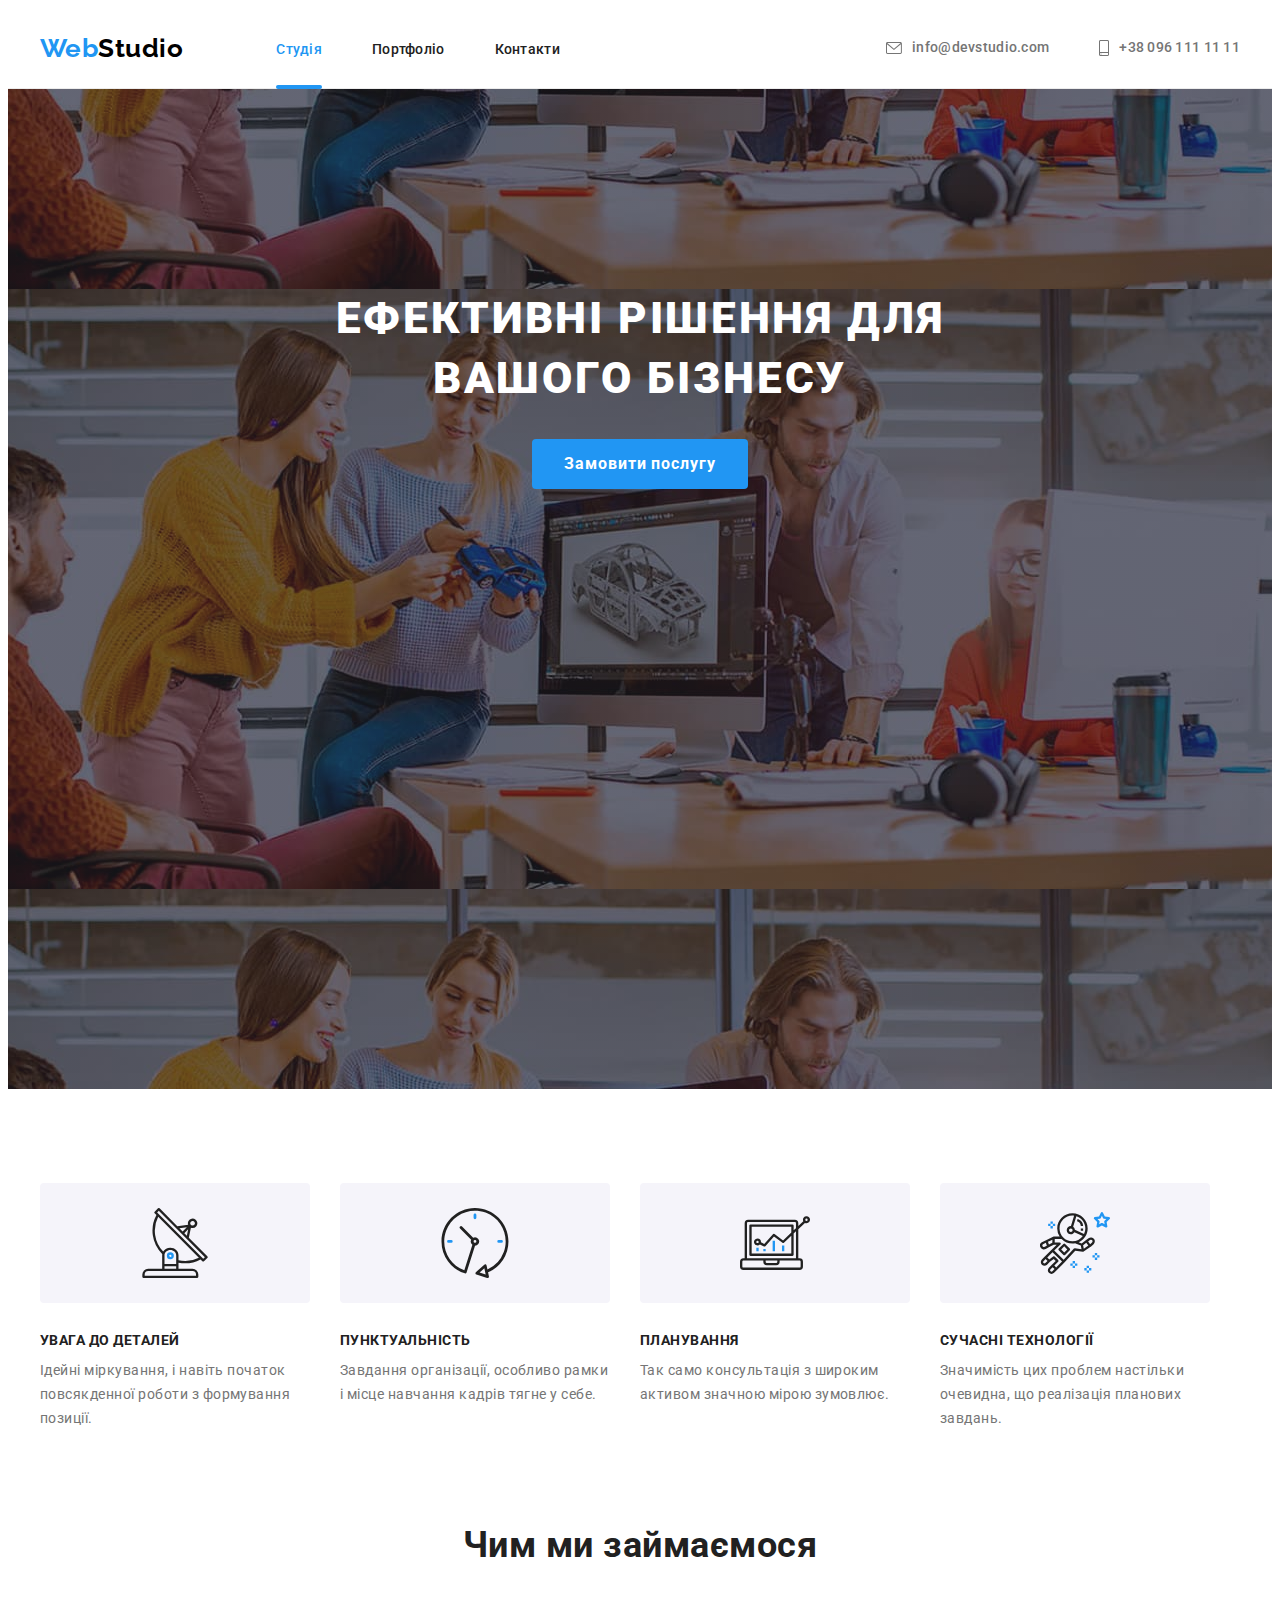
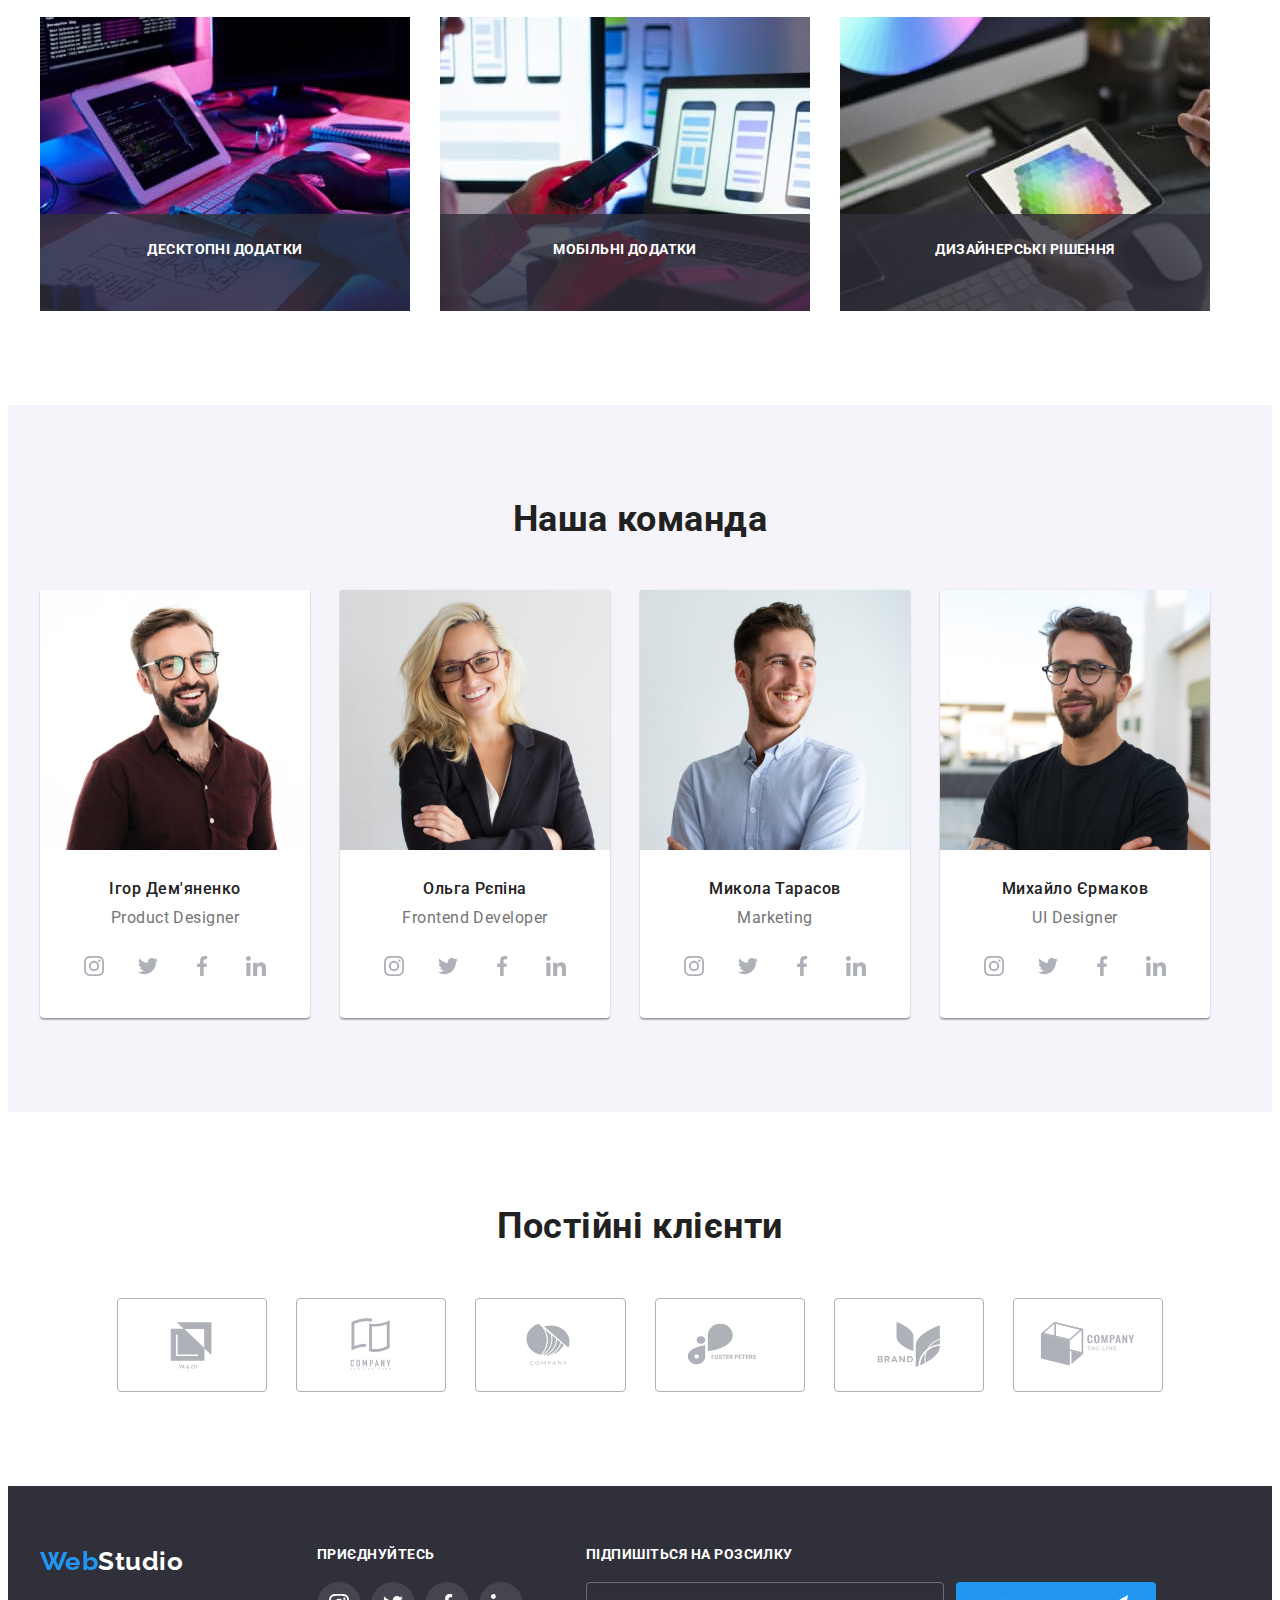
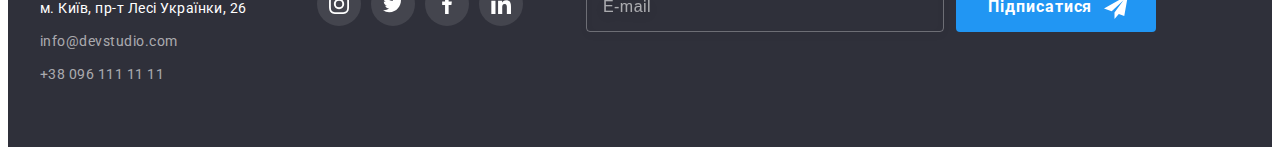
<file: index.html>
<!DOCTYPE html>
<html lang="uk">
<head>
    <meta charset="UTF-8">
    <meta http-equiv="X-UA-Compatible" content="IE=edge">
    <meta name="viewport" content="width=device-width, initial-scale=1.0">
    <link rel="preconnect" href="https://fonts.googleapis.com">
    <link rel="preconnect" href="https://fonts.gstatic.com" crossorigin>
    <link href="https://fonts.googleapis.com/css2?family=Raleway:wght@700&family=Roboto:wght@400;500;700;900&display=swap"
    rel="stylesheet">
    <link rel="stylesheet" href="https://cdnjs.cloudflare.com/ajax/libs/modern-normalize/1.1.0/modern-normalize.min.css"
        integrity="sha512-wpPYUAdjBVSE4KJnH1VR1HeZfpl1ub8YT/NKx4PuQ5NmX2tKuGu6U/JRp5y+Y8XG2tV+wKQpNHVUX03MfMFn9Q=="
        crossorigin="anonymous" referrerpolicy="no-referrer" />
    <link rel="stylesheet" href="./css/styles.css">
    <title>Document</title>
</head>
<body>
    <header>
        <div class="container main-nav">
            <a href="./" class="logo">Web<span class="logo-studio">Studio</span></a>
            <nav>
                <ul class="site-nav">
                    <li class="item"><a href="./index.html" class="link current">Студія</a>
                    </li>
                    <li class="item"><a href="./portfolio.html" class="link">Портфоліо</a></li>
                    <li class="item"><a href="#" class="link">Контакти</a></li>
                </ul>
            </nav>
            <ul class="header-address">
                <li class="item">
                    <a href="mailto:info@devstudio.com">
                        <svg class="icon-address" width="16px" height="12px">
                            <use href="./images/icon.svg#mail"></use>
                        </svg>info@devstudio.com</a>
                </li>
                <li class="item">
                    <a href="tel:+380961111111">
                        <svg class="icon-address" width="10px" height="16px">
                            <use href="./images/icon.svg#tel"></use>
                        </svg>+38 096 111 11 11</a>
                </li>
            </ul>
        </div>
    </header>
    <main>
        <section class="hero">
            <div class="container">
                <h1 class="hero-title">ЕФЕКТИВНІ РІШЕННЯ ДЛЯ ВАШОГО БІЗНЕСУ</h1>
                <div class="button-hero">
                    <button data-modal-open type="button" class="button">Замовити послугу</button>
                </div>
            </div>
        </section>
         <section class="section advantage">
            <div class="container advantage">
                <h2 class="visually-hidden">НАШІ ПЕРЕВАГИ</h2>
                <ul class="section-benefits">
                    <li class="item">
                        <div class="icon-benefits">
                            <svg class="icon" width="70" height="70">
                                <use href="./images/icon.svg#antenna"></use>
                            </svg>
                        </div>
                        <h3 class="section-caption">УВАГА ДО ДЕТАЛЕЙ</h3>
                        <p class="section-text">Ідейні міркування, і навіть початок повсякденної роботи з формування позиції.</p>
                    </li>
                    <li class="item">
                        <div class="icon-benefits">
                            <svg class="icon" width="70" height="70">
                                <use href="./images/icon.svg#clock"></use>
                            </svg>
                        </div>
                        <h3 class="section-caption">ПУНКТУАЛЬНІСТЬ</h3>
                        <p class="section-text">Завдання організації, особливо рамки і місце навчання кадрів тягне у себе.</p>
                    </li>
                    <li class="item">
                        <div class="icon-benefits">
                            <svg class="icon" width="70" height="70">
                                <use href="./images/icon.svg#diagram"></use>
                            </svg>
                        </div>
                        <h3 class="section-caption">ПЛАНУВАННЯ</h3>
                        <p class="section-text">Так само консультація з широким активом значною мірою зумовлює.</p>
                    </li>
                    <li class="item">
                        <div class="icon-benefits">
                            <svg class="icon" width="70" height="70">
                                <use href="./images/icon.svg#astronaut"></use>
                            </svg>
                        </div>
                        <h3 class="section-caption">СУЧАСНІ ТЕХНОЛОГІЇ</h3>
                        <p class="section-text">Значимість цих проблем настільки очевидна, що реалізація планових завдань.</p>
                    </li>
                </ul>
            </div>
         </section>
        <section class="section work">
            <div class="container">
                 <h2 class="section-title">Чим ми займаємося</h2>
                <ul class="section-work">
                    <li class="item">
                         <img src="./images/work1.jpg" alt="робота1" width="370" height="294">
                         <div class="work-text">
                            <p>Десктопні додатки</p>
                         </div>
                    </li>

                    <li class="item">
                        <img src="./images/work2.jpg" alt="робота2" width="370" height="294">
                        <div class="work-text">
                            <p>Мобільні додатки</p>
                        </div>
                    </li>

                    <li class="item">
                        <img src="./images/work3.jpg" alt="робота3" width="370" height="294">
                        <div class="work-text">
                            <p>Дизайнерські рішення</p>
                        </div>
                    </li>
                </ul>
            </div>
        </section>
        <section class="section team">
            <div class="container">
                <h2 class="section-title">Наша команда</h2>
                <ul class="list-team">
                    <li class="item">
                        <img src="./images/team1.jpg" alt="Ігор Дем'яненко" width="270" height="260">
                        <h3 class="section-subject">Ігор Дем'яненко</h3>
                        <p class="section-subtitle">Product Designer</p>
                        <ul class="team-icon">
                            <li class="icon-list">
                                <a href="https://www.instagram.com/">
                                    <svg class="icon-social" width="20" height="20">
                                        <use href="./images/icon.svg#instagram"></use>
                                    </svg>
                                </a>
                            </li>
                            <li class="icon-list">
                                <a href="https://twitter.com/">
                                    <svg class="icon-social" width="20" height="20">
                                        <use href="./images/icon.svg#twitter"></use>
                                    </svg>
                                </a>
                            </li>
                            <li class="icon-list">
                                <a href="https://www.facebook.com/">
                                    <svg class="icon-social" width="20" height="20">
                                        <use href="./images/icon.svg#facebook"></use>
                                    </svg>
                                </a>
                            </li>
                            <li class="icon-list">
                                <a href="https://www.linkedin.com/">
                                    <svg class="icon-social" width="20" height="20">
                                        <use href="./images/icon.svg#linkedin"></use>
                                    </svg>
                                </a>
                            </li>
                        </ul>
                    </li>
                    <li class="item">
                        <img src="./images/team2.jpg" alt="Ольга Рєпіна" width="270" height="260">
                        <h3 class="section-subject">Ольга Рєпіна</h3>
                        <p class="section-subtitle">Frontend Developer</p>
                        <ul class="team-icon">
                            <li class="icon-list">
                                <a href="https://www.instagram.com/">
                                    <svg class="icon-social" width="20" height="20">
                                        <use href="./images/icon.svg#instagram"></use>
                                    </svg>
                                </a>
                            </li>
                            <li class="icon-list">
                                <a href="https://twitter.com/">
                                    <svg class="icon-social" width="20" height="20">
                                        <use href="./images/icon.svg#twitter"></use>
                                    </svg>
                                </a>
                            </li>
                            <li class="icon-list">
                                <a href="https://www.facebook.com/">
                                    <svg class="icon-social" width="20" height="20">
                                        <use href="./images/icon.svg#facebook"></use>
                                    </svg>
                                </a>
                            </li>
                            <li class="icon-list">
                                <a href="https://www.linkedin.com/">
                                    <svg class="icon-social" width="20" height="20">
                                        <use href="./images/icon.svg#linkedin"></use>
                                    </svg>
                                </a>
                            </li>
                        </ul>
                    </li>
                    <li class="item">
                        <img src="./images/team3.jpg" alt="Микола Тарасов" width="270" height="260">
                        <h3 class="section-subject">Микола Тарасов</h3>
                        <p class="section-subtitle">Marketing</p>
                        <ul class="team-icon">
                            <li class="icon-list">
                                <a href="https://www.instagram.com/">
                                    <svg class="icon-social" width="20" height="20">
                                        <use href="./images/icon.svg#instagram"></use>
                                    </svg>
                                </a>
                            </li>
                            <li class="icon-list">
                                <a href="https://twitter.com/">
                                    <svg class="icon-social" width="20" height="20">
                                        <use href="./images/icon.svg#twitter"></use>
                                    </svg>
                                </a>
                            </li>
                            <li class="icon-list">
                                <a href="https://www.facebook.com/">
                                    <svg class="icon-social" width="20" height="20">
                                        <use href="./images/icon.svg#facebook"></use>
                                    </svg>
                                </a>
                            </li>
                            <li class="icon-list">
                                <a href="https://www.linkedin.com/">
                                    <svg class="icon-social" width="20" height="20">
                                        <use href="./images/icon.svg#linkedin"></use>
                                    </svg>
                                </a>
                            </li>
                        </ul>
                    </li>
                    <li class="item">
                        <img src="./images/team4.jpg" alt="Михайло Єрмаков" width="270" height="260">
                        <h3 class="section-subject">Михайло Єрмаков</h3>
                        <p class="section-subtitle">UI Designer</p>
                        <ul class="team-icon">
                            <li class="icon-list">
                                <a href="https://www.instagram.com/">
                                    <svg class="icon-social" width="20" height="20">
                                        <use href="./images/icon.svg#instagram"></use>
                                    </svg>
                                </a>
                            </li>
                            <li class="icon-list">
                                <a href="https://twitter.com/">
                                    <svg class="icon-social" width="20" height="20">
                                        <use href="./images/icon.svg#twitter"></use>
                                    </svg>
                                </a>
                            </li>
                            <li class="icon-list">
                                <a href="https://www.facebook.com/">
                                    <svg class="icon-social" width="20" height="20">
                                        <use href="./images/icon.svg#facebook"></use>
                                    </svg>
                                </a>
                            </li>
                            <li class="icon-list">
                                <a href="https://www.linkedin.com/">
                                    <svg class="icon-social" width="20" height="20">
                                        <use href="./images/icon.svg#linkedin"></use>
                                    </svg>
                                </a>
                            </li>
                        </ul>
                    </li>
                </ul>
            </div>
        </section>
        <section class="clients">
            <div class="container">
                <h2 class="section-title">Постійні клієнти</h2>
                <ul class="clients-list">
                    <li class="clients-list-icon">
                        <a href="#">
                        <svg class="client-icon" width="106" height="60">
                            <use href="./images/icon.svg#company1"></use>
                        </svg></a>
                    </li>

                    <li class="clients-list-icon">
                        <a href="#">
                            <svg class="client-icon" width="106" height="60">
                                <use href="./images/icon.svg#company2"></use>
                            </svg>
                        </a>
                    </li>

                    <li class="clients-list-icon">
                        <a href="#">
                        <svg class="client-icon" width="106" height="60">
                            <use href="./images/icon.svg#company3"></use>
                        </svg></a>
                    </li>

                    <li class="clients-list-icon">
                        <a href="#">
                            <svg class="client-icon" width="106" height="60">
                                <use href="./images/icon.svg#company4"></use>
                            </svg>
                        </a> 
                    </li>

                    <li class="clients-list-icon">
                        <a href="#">
                            <svg class="client-icon" width="106" height="60">
                                <use href="./images/icon.svg#company5"></use>
                            </svg>
                        </a>
                    </li>

                    <li class="clients-list-icon">
                        <a href="#">
                            <svg class="client-icon" width="106" height="60">
                                <use href="./images/icon.svg#company6"></use>
                            </svg>
                        </a> 
                    </li>
                </ul>

            </div>
        </section>
    </main>
    <footer class="footer">
        <div class="container down">
            <div class="tumb">
                <a href="./" class="logo">Web<span class="logo-studio">Studio</span></a>
                <address class="footer-address-list">
                    <ul class="address-list">
                        <li class="item">
                            <a href="https://goo.gl/maps/wuV2EevrMRy72PVt7" target="_blank" rel="noopener noreferrer nofollov"
                                class="footer-address">м. Київ, пр-т Лесі Українки, 26 </a>
                        </li>
                        <li class="item"><a href="mailto:info@devstudio.com" class="footer-contact">info@devstudio.com</a></li>
                        <li class="item"><a href="tel:+380961111111" class="footer-contact">+38 096 111 11 11</a></li>
                    </ul>
                </address>
            </div>
            <div class="join">
                <h2 class="join-title">ПРИЄДНУЙТЕСЬ</h2>
                <ul class="footer-icon">
                    <li class="footer-list">
                        <a href="https://www.instagram.com/">
                            <svg class="footer-social" width="20" height="20">
                                <use href="./images/icon.svg#instagram"></use>
                            </svg>
                        </a>
                    </li>
                    <li class="footer-list">
                        <a href="https://twitter.com/">
                            <svg class="footer-social" width="20" height="20">
                                <use href="./images/icon.svg#twitter"></use>
                            </svg>
                        </a>
                    </li>
                    <li class="footer-list">
                        <a href="https://www.facebook.com/">
                            <svg class="footer-social" width="20" height="20">
                                <use href="./images/icon.svg#facebook"></use>
                            </svg>
                        </a>
                    </li>
                    <li class="footer-list">
                        <a href="https://www.linkedin.com/">
                            <svg class="footer-social" width="20" height="20">
                                <use href="./images/icon.svg#linkedin"></use>
                            </svg>
                        </a>
                    </li>
                </ul>
            </div>
            <div class="sign">
                <h2 class="sign-tittle">ПІДПИШІТЬСЯ НА РОЗСИЛКУ</h2>
                <div class="sign-list">
                    <input type="email" class="footer-email" name="email" placeholder="E-mail">
                    <button type="submit" class="button sign">Підписатися
                        <svg class="button-sign-icon" width="24" height="24">
                            <use href="./images/icon.svg#icon-send"></use>
                        </svg>
                    </button>
                </div>
            </div>
        </div>
    </footer>
    <div data-modal class="backdrop is-hidden">
        <div class="modal">
            <button data-modal-close class="modal-button">
                <svg class="modal-close" width="11" height="11">
                    <use href="./images/icon.svg#close"></use>
                </svg>
            </button>

            <h2 class="modal-tittle">Залиште свої дані, ми вам передзвонимо</h2>

            <div class="form">
                <div class="form-field">
                    <label class="form-label">Ім'я
                        <input type="text" class="form-input" name="name" autofocus />
                        <svg class="modal-icon" width="18" height="18">
                            <use href="./images/icon.svg#icon-name"></use>
                        </svg>
                    </label>
                </div>

                <div class="form-field">
                    <label class="form-label">Телефон
                        <input type="text" class="form-input" name="tel">
                        <svg class="modal-icon" width="18" height="18">
                            <use href="./images/icon.svg#icon-phone"></use>
                        </svg>
                    </label>
                </div>

                <div class="form-field">
                    <label class="form-label">Пошта
                        <input type="email" class="form-input" name="email">
                        <svg class="modal-icon" width="18" height="18">
                            <use href="./images/icon.svg#icon-email"></use>
                        </svg>
                    </label>
                    
                </div>

                <div class="form-field">
                    <label for="comment" class="form-label">Коментар</label>
                    <textarea name="comment" id="comment" cols="30" rows="10" class="form-input comment" placeholder="Введіть текст"></textarea>
                </div>
            </div>
            <div class="warranty">
                <label class="checkbox-label">
                    <input type="checkbox" name="checkbox" class="checkbox">
                    <span class="checkbox-icon">
                        <svg class="icon-check" width="16" height="15">
                            <use href="./images/icon.svg#icon-check"></use>
                        </svg>
                    </span>
                    Погоджуюся з розсилкою та приймаю &#160;<a class="checkbox-link" href="#"> Умови договору</a>
                </label>
            </div>
            <button type="submit" class="button submit">Відправити</button>
        </div>
    </div>
    <script src="./js/modal.js"></script>
</body>
</html>
</file>
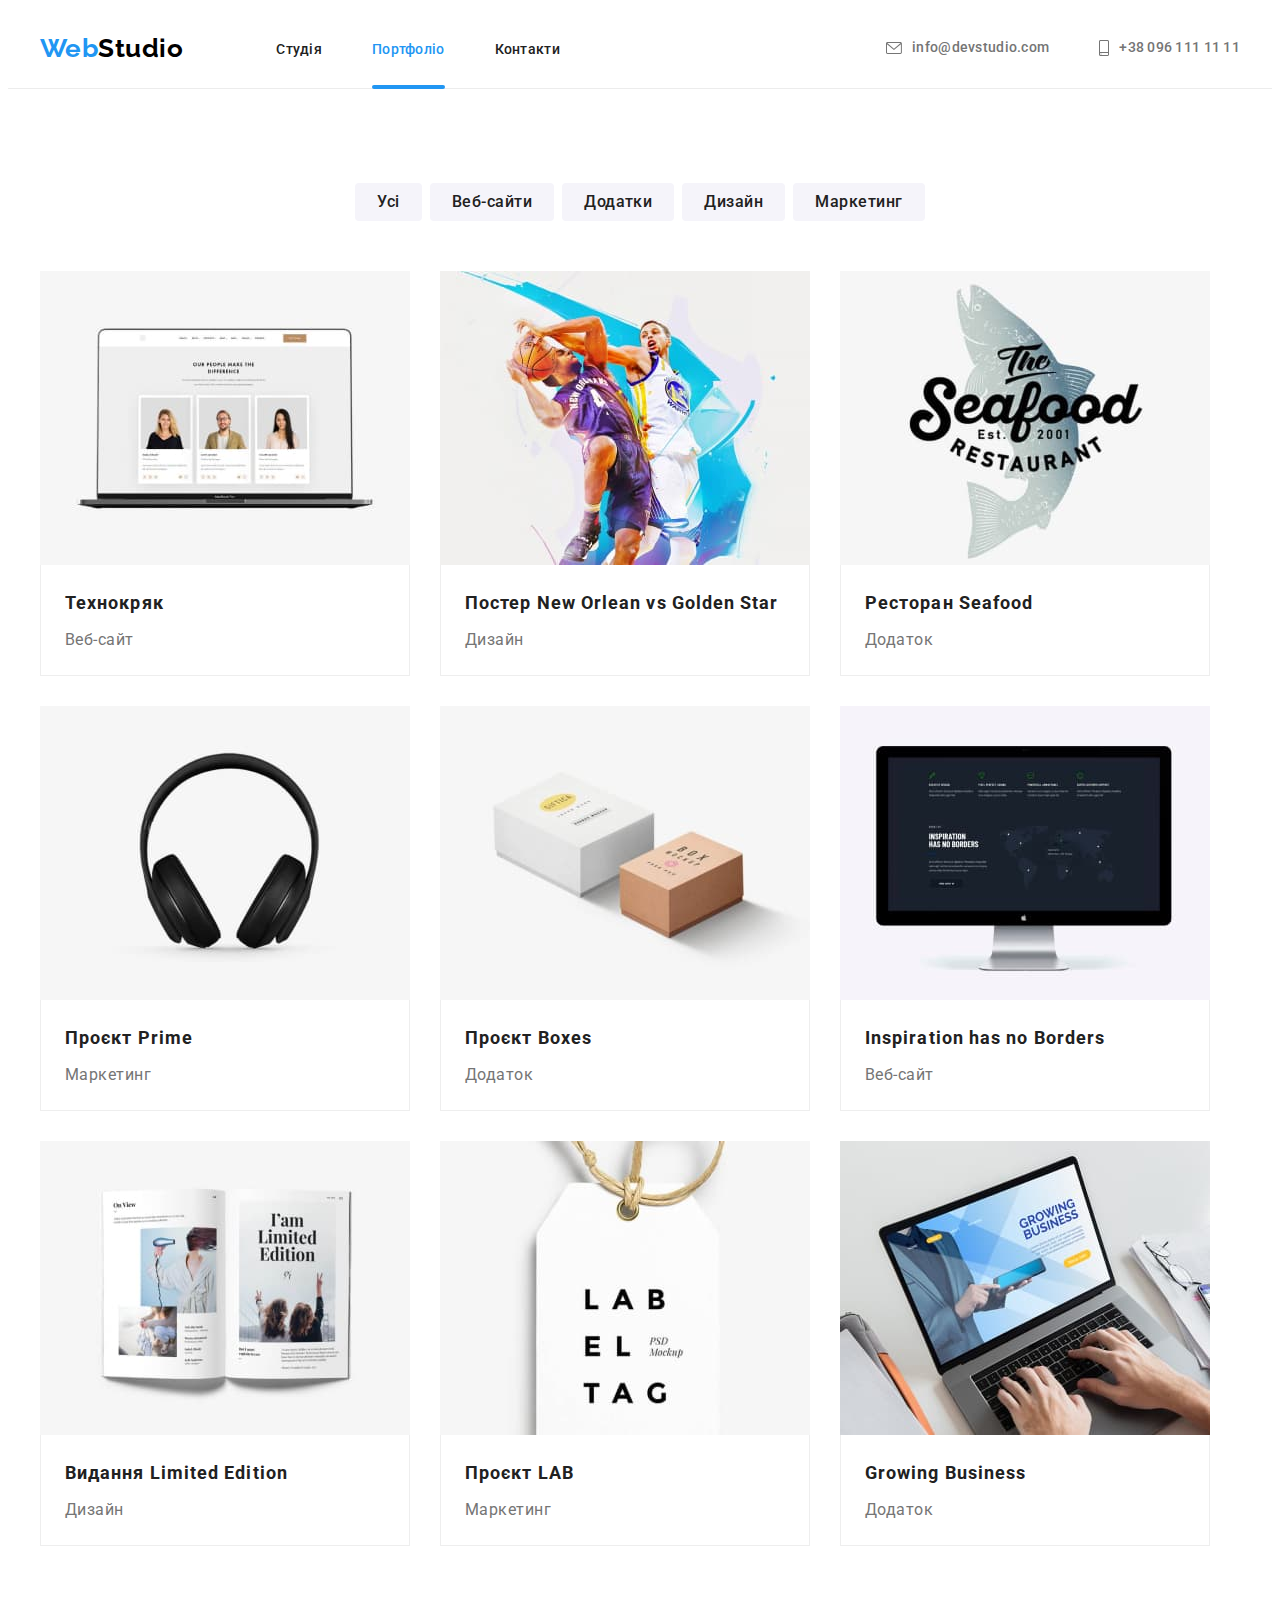
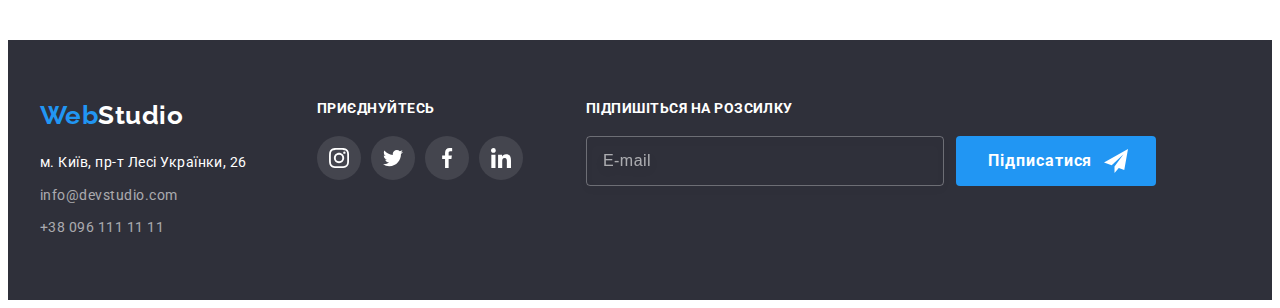
<file: portfolio.html>
<!DOCTYPE html>
<html lang="uk">
<head>
    <meta charset="UTF-8">
    <meta http-equiv="X-UA-Compatible" content="IE=edge">
    <meta name="viewport" content="width=device-width, initial-scale=1.0">
    <link rel="preconnect" href="https://fonts.googleapis.com">
    <link rel="preconnect" href="https://fonts.gstatic.com" crossorigin>
    <link href="https://fonts.googleapis.com/css2?family=Raleway:wght@700&family=Roboto:wght@400;500;700;900&display=swap"
        rel="stylesheet">
    <link rel="stylesheet" href="https://cdnjs.cloudflare.com/ajax/libs/modern-normalize/1.1.0/modern-normalize.min.css"
        integrity="sha512-wpPYUAdjBVSE4KJnH1VR1HeZfpl1ub8YT/NKx4PuQ5NmX2tKuGu6U/JRp5y+Y8XG2tV+wKQpNHVUX03MfMFn9Q=="
        crossorigin="anonymous" referrerpolicy="no-referrer" />
    <link rel="stylesheet" href="./css/styles.css">
    <title>Document</title>
</head>
<body class="page">
    <header>
        <div class="container main-nav">
            <a href="./" class="logo">Web<span class="logo-studio">Studio</span></a>
            <nav>
                <ul class="site-nav">
                    <li class="item"><a href="./index.html" class="link">Студія</a>
                    </li>
                    <li class="item"><a href="./portfolio.html" class="link current">Портфоліо</a></li>
                    <li class="item"><a href="#" class="link">Контакти</a></li>
                </ul>
            </nav>
            <ul class="header-address">
                <li class="item">
                    <a href="mailto:info@devstudio.com">
                        <svg class="icon-address" width="16px" height="12px">
                            <use href="./images/icon.svg#mail"></use>
                        </svg>info@devstudio.com</a>
                </li>
                <li class="item">
                    <a href="tel:+380961111111">
                        <svg class="icon-address" width="10px" height="16px">
                            <use href="./images/icon.svg#tel"></use>
                        </svg>+38 096 111 11 11</a>
                </li>
            </ul>
        </div>
    </header>
    <main>
        <section>
            <div class="container portfolio">
                <h1 class="visually-hidden">Портфоліо</h1>
                <ul class="portfolio-filter">
                    <li class="item"><button type="button" class="button filter">Усі</button></li>
                    <li class="item"><button type="button" class="button filter">Веб-сайти</button></li>
                    <li class="item"><button type="button" class="button filter">Додатки</button></li>
                    <li class="item"><button type="button" class="button filter">Дизайн</button></li>
                    <li class="item"><button type="button" class="button filter">Маркетинг</button></li>
                </ul>
                <ul class="portfolio-list">
                    <li class="item">
                        <div class="portfolio-thumb">
                            <img src="./images/project1.jpg" alt="технокряк" width="370" height="294">
                             <p class="overlay-text">Ресурс пропонує комплексні пропозиції з різним рівнем функціоналу та сервісів. Все це дозволить
                                відвідувачу отримати
                                вичерпні відомості про компанію чи приватну особу.</p> 
                        </div>
                        <div class="portfolio-container">
                            <h2 class="portfolio-title">Технокряк</h2>
                            <p class="portfolio-text">Веб-сайт</p>
                        </div>
                    </li>

                    <li class="item">
                        <div class="portfolio-thumb">
                            <img src="./images/project2.jpg" alt="постер" width="370" height="294">
                            <p class="overlay-text">Ресурс пропонує комплексні пропозиції з різним рівнем функціоналу та сервісів. Все це дозволить
                                відвідувачу отримати
                                вичерпні відомості про компанію чи приватну особу.</p>
                        </div>
                        <div class="portfolio-container">
                            <h2 class="portfolio-title">Постер New Orlean vs Golden Star</h2>
                            <p class="portfolio-text">Дизайн</p>
                        </div>
                    </li>

                    <li class="item">
                        <div class="portfolio-thumb">
                            <img src="./images/project3.jpg" alt="ресторан" width="370" height="294">
                            <p class="overlay-text">Ресурс пропонує комплексні пропозиції з різним рівнем функціоналу та сервісів. Все це дозволить
                                відвідувачу отримати
                                вичерпні відомості про компанію чи приватну особу.</p>
                        </div>
                        <div class="portfolio-container">
                            <h2 class="portfolio-title">Ресторан Seafood</h2>
                            <p class="portfolio-text">Додаток</p>
                        </div>   
                    </li>

                    <li class="item">
                        <div class="portfolio-thumb">
                            <img src="./images/project4.jpg" alt="навушники" width="370" height="294">
                            <p class="overlay-text">Ресурс пропонує комплексні пропозиції з різним рівнем функціоналу та сервісів. Все це дозволить
                                відвідувачу отримати
                                вичерпні відомості про компанію чи приватну особу.</p>
                        </div>
                        <div class="portfolio-container">
                            <h2 class="portfolio-title">Проєкт Prime</h2>
                            <p class="portfolio-text">Маркетинг</p>
                        </div> 
                    </li>

                    <li class="item">
                        <div class="portfolio-thumb">
                            <img src="./images/project5.jpg" alt="коробки" width="370" height="294">
                            <p class="overlay-text">Ресурс пропонує комплексні пропозиції з різним рівнем функціоналу та сервісів. Все це дозволить
                                відвідувачу отримати
                                вичерпні відомості про компанію чи приватну особу.</p>
                        </div>
                        <div class="portfolio-container">
                            <h2 class="portfolio-title">Проєкт Boxes</h2>
                            <p class="portfolio-text">Додаток</p>
                        </div>
                    </li>

                    <li class="item">
                        <div class="portfolio-thumb">
                            <img src="./images/project6.jpg" alt="монітор" width="370" height="294">
                            <p class="overlay-text">Ресурс пропонує комплексні пропозиції з різним рівнем функціоналу та сервісів. Все це дозволить
                                відвідувачу отримати
                                вичерпні відомості про компанію чи приватну особу.</p>
                        </div>
                        <div class="portfolio-container">
                            <h2 class="portfolio-title">Inspiration has no Borders</h2>
                            <p class="portfolio-text">Веб-сайт</p>
                        </div>
                    </li>

                    <li class="item">
                        <div class="portfolio-thumb">
                            <img src="./images/project7.jpg" alt="книга" width="370" height="294">
                            <p class="overlay-text">Ресурс пропонує комплексні пропозиції з різним рівнем функціоналу та сервісів. Все це дозволить
                                відвідувачу отримати
                                вичерпні відомості про компанію чи приватну особу.</p>
                        </div>
                        <div class="portfolio-container">
                            <h2 class="portfolio-title">Видання Limited Edition</h2>
                            <p class="portfolio-text">Дизайн</p>
                        </div>
                    </li>

                    <li class="item">
                        <div class="portfolio-thumb">
                            <img src="./images/project8.jpg" alt="бірка" width="370" height="294">
                            <p class="overlay-text">Ресурс пропонує комплексні пропозиції з різним рівнем функціоналу та сервісів. Все це дозволить
                                відвідувачу отримати
                                вичерпні відомості про компанію чи приватну особу.</p>
                        </div>
                        <div class="portfolio-container">
                            <h2 class="portfolio-title">Проєкт LAB</h2>
                            <p class="portfolio-text">Маркетинг</p>
                        </div>
                    </li>

                    <li class="item">
                        <div class="portfolio-thumb">
                            <img src="./images/project9.jpg" alt="ноутбук" width="370" height="294">
                            <p class="overlay-text">Ресурс пропонує комплексні пропозиції з різним рівнем функціоналу та сервісів. Все це дозволить
                                відвідувачу отримати
                                вичерпні відомості про компанію чи приватну особу.</p>
                        </div>
                        <div class="portfolio-container">
                            <h2 class="portfolio-title">Growing Business</h2>
                            <p class="portfolio-text">Додаток</p>
                        </div>
                    </li>
                
                </ul>
            </div>
        </section>
    </main>
    <footer class="footer">
        <div class="container down">
            <div class="tumb">
                <a href="./" class="logo">Web<span class="logo-studio">Studio</span></a>
                <address class="footer-address-list">
                    <ul class="address-list">
                        <li class="item">
                            <a href="https://goo.gl/maps/wuV2EevrMRy72PVt7" target="_blank"
                                rel="noopener noreferrer nofollov" class="footer-address">м. Київ, пр-т Лесі Українки, 26
                            </a>
                        </li>
                        <li class="item"><a href="mailto:info@devstudio.com" class="footer-contact">info@devstudio.com</a>
                        </li>
                        <li class="item"><a href="tel:+380961111111" class="footer-contact">+38 096 111 11 11</a></li>
                    </ul>
                </address>
            </div>
            <div class="join">
                <h2 class="join-title">ПРИЄДНУЙТЕСЬ</h2>
                <ul class="footer-icon">
                    <li class="footer-list">
                        <a href="https://www.instagram.com/">
                            <svg class="footer-social" width="20" height="20">
                                <use href="./images/icon.svg#instagram"></use>
                            </svg>
                        </a>
                    </li>
                    <li class="footer-list">
                        <a href="https://twitter.com/">
                            <svg class="footer-social" width="20" height="20">
                                <use href="./images/icon.svg#twitter"></use>
                            </svg>
                        </a>
                    </li>
                    <li class="footer-list">
                        <a href="https://www.facebook.com/">
                            <svg class="footer-social" width="20" height="20">
                                <use href="./images/icon.svg#facebook"></use>
                            </svg>
                        </a>
                    </li>
                    <li class="footer-list">
                        <a href="https://www.linkedin.com/">
                            <svg class="footer-social" width="20" height="20">
                                <use href="./images/icon.svg#linkedin"></use>
                            </svg>
                        </a>
                    </li>
                </ul>
            </div>
            <div class="sign">
                <h2 class="sign-tittle">ПІДПИШІТЬСЯ НА РОЗСИЛКУ</h2>
                <ul class="sign-list">
                    <input type="email" class="footer-email" name="email" placeholder="E-mail">
                    <button type="submit" class="button sign">Підписатися
                        <svg class="button-sign-icon" width="24" height="24">
                            <use href="./images/icon.svg#icon-send"></use>
                        </svg>
                    </button>
                </ul>
            </div>
        </div>
    </footer>
</body>
</html>
</file>
<file: css/styles.css>
:root{
    --main-text-color: #757575;
    --title-text-color: #212121;
    --accent-color: #2196F3;
    --background-color: #FFFFFF;
    --footer-contact-text: #FFFFFF99;
    --button-fiter-background: #F5F4FA;
    --footer-background : #2F303A;
    --logo-black: #000000;
    --border-header: #ECECEC;
    --border-portfolio: #EEEEEE;
    --team-shadow: 0px 1px 3px rgba(0, 0, 0, 0.12), 0px 1px 1px rgba(0, 0, 0, 0.14), 0px 2px 1px rgba(0, 0, 0, 0.2);
    --hero-dark: rgba(47, 48, 58, 0.4);
    --social-icon-grey: #AFB1B8;
    --portfolio-filter-shadow:0px 3px 1px rgba(0, 0, 0, 0.1),
        0px 1px 2px rgba(0, 0, 0, 0.08),
        0px 2px 2px rgba(0, 0, 0, 0.12);
    --portfolio-filter-cardshadow:0px 1px 1px rgba(0, 0, 0, 0.12),
        0px 4px 4px rgba(0, 0, 0, 0.06),
        1px 4px 6px rgba(0, 0, 0, 0.16);
    --footer-icon:rgba(255, 255, 255, 0.1);
    --card-transition-color: #2196F3E5;
    --work-background: #2F303ACC;
    --timing-function: 250ms cubic-bezier(0.4, 0, 0.2, 1);
    --backdrop-overlay: #00000033;
    --modal-close: #0000001A;
    --modal-field-border: #21212133;
    --modal-comment-text: #75757580;
    --modal-button-shadow: 0px 4px 4px rgba(0, 0, 0, 0.15);
    --footer-email-border: rgba(255, 255, 255, 0.3);
}
   

.visually-hidden {
    position: absolute;
    white-space: nowrap;
    width: 1px;
    height: 1px;
    overflow: hidden;
    border: 0;
    padding: 0;
    clip: rect(0 0 0 0);
    clip-path: inset(50%);
    margin: -1px;
}


body {
    background: var(--background-color);
    color: var(--main-text-color);

    font-family: 'Roboto', sans-serif;
    letter-spacing: 0.03em;
}

a{
    text-decoration-line: none;
}

ul {
    list-style: none;
}

h1, h2, h3, h4, p , ul {
    margin-top: 0px;
    margin-bottom: 0px;
    padding-left: 0px;
}


.container {
    max-width: 1200px;
    margin: 0 auto;
    padding: 0 15px;
}

.section {
    padding-top: 94px;
    padding-bottom: 94px;
}

img {
    display: block;
    width: 100%;
    height: auto;
}

/** header */
header {
    border-bottom: 1px solid var(--border-header);
}

.main-nav {
    display: flex;
    align-items: center;
}

.logo {
    color: var(--accent-color);

    font-family: 'Raleway', sans-serif;
    font-weight: 700;
    font-size: 26px;
    line-height: 1.19;     
}

.logo-studio {
    color: var(--logo-black);
}

.site-nav {
    display: flex;
    margin-left: 93px;
}

.site-nav .item:not(:last-child) {
    margin-right: 50px;
}


.site-nav .link {
    position: relative;
    color: var(--title-text-color);
    padding-top: 32px;
    padding-bottom: 32px;

    font-weight: 500;
    font-size: 14px;
    line-height: 1.14;
    letter-spacing: 0.02em;
    transition: color var(--timing-function);
}

.site-nav .link:hover, .site-nav a:focus {
    color: var(--accent-color);
}

.site-nav .link.current {
    color: var(--accent-color);;
}

.link.current::after {
    content: "";

    position: absolute;
    left: 0;
    bottom: 0;

    width: 100%;
    height: 4px;
    background-color: var(--accent-color);
    border-radius: 2px;
}


.header-address {
    display: flex;
    margin-left: auto;
}

.icon-address {
    vertical-align: middle;
    margin-right: 10px;
    fill: var(--main-text-color);
    cursor: pointer;

    transition: fill var(--timing-function);
}

.header-address a:hover .icon-address, .header-address a:focus .icon-address {
    fill: var(--accent-color);
}

.header-address .item:not(:last-child) {
    margin-right: 50px;
}

.header-address a {
    display: flex;
    justify-content: center;
    align-items: center;

    color: var(--main-text-color);
    padding-top: 32px;
    padding-bottom: 32px;

    font-weight: 500;
    font-size: 14px;
    line-height: 1.14;
    letter-spacing: 0.02em;

    transition: color var(--timing-function);
}


.header-address a:hover, .header-address a:focus {
color: var(--accent-color);
}


/**main */

/**hero */
.hero{
    text-align: center;
    background-image: linear-gradient( var(--hero-dark), var(--hero-dark) ),
        url(../images/bg-hero.jpg);
    background-color: var(--footer-background);
    background-position: center;

    max-width: 1600px;
    height: 600px;
    margin-left: auto;
    margin-right: auto;

    padding: 200px 0;
}

.hero-title {
    color: var(--background-color);
    max-width: 696px;
    margin: 0 auto 30px;

    font-weight: 900;
    font-size: 44px;
    line-height: 1.36;
    letter-spacing: 0.06em;
}

/**button */



.button {
    display: inline-block;
    color: var(--background-color);
    background-color: var(--accent-color);
    cursor: pointer;

    font-family: inherit;
    font-weight: 700;
    font-size: 16px;
    line-height: 1.87;
    letter-spacing: 0.06em;
    text-align: center;

    border: none;
    border-radius: 4px;
    padding: 10px 32px;
}

/**переваги */
.section.advantage {
    padding-bottom: 0px;
}

.section-benefits {
    display: flex;
}

.icon-benefits {
    display: inline-flex;
    align-items: center;
    justify-content: center;
    background-color: var(--button-fiter-background);
    border-radius: 4px;

    height: 120px;
    width: 270px;

    margin-bottom: 30px;
}


.section-benefits .item{
    width: 270px;
}

.section-benefits .item + .item {
    margin-left: 30px;
}

.section-caption {
    color: var(--title-text-color);

    font-size: 14px;
    line-height: 1.14;
    padding-bottom: 10px;
}

.section-text {

    font-size: 14px;
    line-height: 1.71;
}

/**section work */

.section-title {
    color: var(--title-text-color);
    text-align: center;

    font-size: 36px;
    line-height: 1.16;

    margin-bottom: 50px;
}

.section-work {
    display: flex;
}

.section-work .item {
    position: relative;
}

.work-text {
    position: absolute;
    bottom: 0;
    width: 100%;
    height: 70px;

    padding-top: 27px;
    font-weight: 700;
    font-size: 14px;
    text-align: center;
    letter-spacing: 0.03em;
    text-transform: uppercase;
    color: var(--background-color);
    background-color: var(--work-background);
}

.section-work .item + .item {
    margin-left: 30px;
}


/**список команди */
.section.team {
    background-color: var(--button-fiter-background);
}

.list-team {
    display:flex;
    text-align: center;
}

.team-icon {
    display: flex;
    align-items: center;
    justify-content: center;
    margin-bottom: 30px;
}

.icon-social {
    fill: var(--social-icon-grey);
    transition: fill var(--timing-function);
}

.icon-list:hover .icon-social{
    fill: var(--background-color);
}

.icon-list {
    display:flex;
    width: 44px;
    height: 44px;
    border-radius: 50%;

    align-items: center;
    justify-content: center;
}

.icon-list a {
    width: 100%;
    height: 100%;
    display: flex;
    align-items: center;
    justify-content: center;
    border-radius: 50%;

    transition: background-color var(--timing-function);
}

.team-icon :hover, .team-icon :focus{
    background-color: var(--accent-color);
}

.team-icon .icon-list+.icon-list {
    margin-left: 10px;
}

.list-team .item {
    width: 270px;
    margin-right: 30px;

    background: var(--background-color);

    box-shadow: var(--team-shadow);
    border-radius: 0px 0px 4px 4px;
}

.list-team .item:last-child {
    margin-right: 0px;
}


.section-subject {
    color: var(--title-text-color);
    margin-top: 30px;

    font-weight: 500;
    font-size: 16px;
    line-height: 1.18;
}

/**спеціальність команди */
.section-subtitle {
    margin-top: 10px;
    margin-bottom: 16px;

    font-size: 16px;
    line-height: 1.18;
}

/**clients */
.clients-list {
    display: flex;
    font-size: 0;
}

.client-icon {
fill: var(--social-icon-grey);
transition: fill var(--timing-function);
}

.clients-list-icon {
    display: flex;
    align-items: center;
    justify-content: center;

    width: 170px;
    height: 92px;
    
    border: 1px solid var(--social-icon-grey);
    border-radius: 4px;

    transition: border var(--timing-function);
}

.clients-list .clients-list-icon+.clients-list-icon {
    margin-left: 29px;
}

.clients {
    padding: 94px;
}

.clients-list-icon:hover {
    border:1px solid var(--accent-color);
    cursor: pointer;
}

.clients-list-icon:hover .client-icon{
    fill: var(--accent-color);
}

/**footer */
.footer {
    padding: 60px 0;
    background: var(--footer-background);
}

.container.down {
    display: flex;
}

.footer-address-list {
    margin-top: 20px;
}


.tumb> a > .logo-studio {
    color: var(--background-color);
}

.address-list .item+.item {
    margin-top: 9px;
}

.footer-address {
    color: var(--background-color);

    font-style: normal;
    font-size: 14px;
    line-height: 1.71;
}

.footer-contact {
    color: var(--footer-contact-text);

    font-style: normal;
    font-size: 14px;
    line-height: 1.71;
}

.footer a {
    transition: color var(--timing-function);
}

footer a:hover, footer a:focus {
    color: var(--accent-color);
}

/**JOIN IN */
.join {
    display: flex;
    flex-wrap: wrap;
    width: 206px;
    height: 80px;
    margin-left: 70px;
}

.join-title {
    display: inline-block;
    margin-bottom: 20px;

}

.join-title{
    color: var(--background-color);

    font-size: 14px;
}
.footer-icon {
    display: flex;

}

.footer-social {
    fill: var(--background-color);
}

.footer-list {
    display: flex;
    width: 44px;
    height: 44px;
    border-radius: 50%;
    background-color: var(--footer-icon);

    align-items: center;
    justify-content: center;
}

.footer-list a {
    width: 100%;
    height: 100%;
    display: flex;
    align-items: center;
    justify-content: center;
    border-radius: 50%;

    transition: background-color var(--timing-function);
}

.footer-icon :hover,
.footer-icon :focus {
    background-color: var(--accent-color);
}

.footer-icon .footer-list+.footer-list {
    margin-left: 10px;
}


/**РОЗСИЛКА */
.sign {
    margin-left: 63px;
}


.sign-tittle {
    display: flex;

    color: var(--background-color);
    font-size: 14px;

    margin-bottom: 20px;
}

.footer-email {
    width: 358px;
    height: 50px;
    padding-left: 16px;

    font-size: 16px;
    line-height: 20px;
    letter-spacing: 0.03em;
    color: rgba(255, 255, 255, 0.6);

    box-sizing: border-box;

    background: none;
    border: 1px solid var(--footer-email-border);
    outline: none;
    filter: drop-shadow( var(--modal-button-shadow));
    border-radius: 4px;
}

.footer-email::placeholder {
    font-size: 16px;
    line-height: 20px;
    letter-spacing: 0.03em;
    color: rgba(255, 255, 255, 0.6);
}

.button.sign {
    position: relative;
    text-align: left;
    width: 200px;
    height: 50px;
    margin-left: 12px;
}

.button-sign-icon {
    position: absolute;
    top: 13px;
    right: 28px;
}

.sign-list {
    display: flex;
}

/**ПОРТФОЛІО */
.container.portfolio {
    padding-top: 94px;
    padding-bottom: 94px;
}

.button.filter {
    color: var(--title-text-color);
    background-color: var(--button-fiter-background);

    font-weight: 500;
    line-height: 1.62;
    letter-spacing: 0.03em;

    padding: 6px 22px;
    transition: background-color var(--timing-function), 
    box-shadow var(--timing-function), color var(--timing-function);
}


.button.filter:hover, .button.filter:focus {
    color: var(--background-color);
    background-color: var(--accent-color);
    box-shadow: var(--portfolio-filter-shadow);
}

.portfolio-filter {
    display: flex;
    justify-content: center;

    margin-bottom: 50px;
}

.portfolio-filter .item+.item {
    margin-left: 8px;
}
 /**список послуг */

.portfolio-list {
    display: flex;
    flex-wrap: wrap;
    gap: 30px;
}

.portfolio-list .item {
    position: relative;
    transition: box-shadow var(--timing-function);
}

.portfolio-list .item:hover{
    box-shadow: var(--portfolio-filter-cardshadow);
}

.portfolio-list .item:nth-child(3n) {
    margin-right: 0px;
}

.portfolio-list .item:nth-last-child(-n +3) {
    margin-bottom: 0px;
}

.portfolio-title {
    color: var(--title-text-color);

    font-size: 18px;
    line-height: 2;
    letter-spacing: 0.06em;
}

.portfolio-container {
    border: 1px solid var(--border-portfolio);
    border-top: none;
    padding: 20px 24px;
}

.portfolio-text {
    margin-top: 4px;

    font-size: 16px;
    line-height: 1.87;
}

.portfolio-thumb {
    position: relative;
    overflow: hidden;
}


.overlay-text {
    position: absolute;
    top: 0;
    left: 0;
    padding: 63px 23px;

    width: 100%;
    height: 100%;

    font-size: 18px;
    line-height: 28px;
    color: var(--background-color);
    background-color: var(--card-transition-color);
    
    transform: translateY(100%);
    transition: transform var(--timing-function);

}

.portfolio-list .item:hover .overlay-text {
    transform: translateY(0);
}


/** BACKDROP */

.backdrop {
    position: fixed;
    top: 0;
    left: 0;
    width: 100%;
    height: 100%;

    opacity: 1;
    transition: opacity var(--timing-function);

    background-color: var(--backdrop-overlay);
}

.backdrop.is-hidden {
    pointer-events: none;
    opacity: 0;

}

.backdrop.is-hidden .modal {
    transform: translate(-50%, -50%) scale(0.9);
}

.modal{
    position: absolute;
    top: 50%;
    left: 50%;
    transform: translate(-50%, -50%) scale(1);
    transition: transform var(--timing-function);

    width: 528px;
    min-height: 581px;

    background-color: var(--background-color);
    border-radius: 4px;
}

.modal-button {
    position: absolute;
    top: 8px;
    right: 8px;

    width: 30px;
    height: 30px;
    border: 1px solid var(--modal-close);
    border-radius: 50%;

    display: flex;
    align-items: center;
    justify-content: center;
    cursor: pointer;

    background-color: var(--background-color);
    transition: var(--timing-function);
}

.modal-button:hover {
    fill: var(--accent-color);
}

.modal-tittle {
    font-size: 20px;
    text-align: center;
    letter-spacing: 0.03em;

    color: var(--title-text-color);
    margin: 40px 40px 30px 40px;
}

.form {
    padding-left: 40px;
    padding-right: 40px;
}

.form-field {
    position: relative;
    display: flex;
    flex-direction: column;
}

.form-field + .form-field {
    margin-top: 10px;
}


.form-label {
    display: flex;
    flex-direction: column;
    font-size: 12px;
    line-height: 14px;
    letter-spacing: 0.01em;
}

.form-input {
    padding: 0;
    padding-left: 42px;
    margin-top: 4px;
    border-radius: 4px;
    border: 1px solid var(--modal-field-border);
    height: 40px;
    cursor: pointer;
    transition: var(--timing-function);
    outline: none;
}

.form-input:hover, .form-input:focus:not(:focus-visible) {
    border: 1px solid var(--accent-color);
    outline: none;
}

.modal-icon {
    fill: var(--title-text-color);
}

    
.form-input::placeholder {
    font-size: 12px;
    line-height: 14px;
    letter-spacing: 0.01em;

    color: var(--modal-comment-text)
}

.modal-icon{
    position: absolute;
    top: 0;
    left: 12px;
    transform: translateY(28px);

    transition: var(--timing-function);
}

.form-input.comment {
    resize: none;
    height: 120px;
    padding-top: 12px;
    padding-left: 16px;
}

.comment::placeholder {
    font-size: 12px;
    line-height: 14px;
    letter-spacing: 0.01em;
    color: var(--modal-comment-text);
}

.warranty {
    margin-left: 54px;
    margin-top: 20px;
}


.checkbox-label {
    display: flex;
    align-items: center;

    font-size: 14px;
    line-height: 24px;
    letter-spacing: 0.03em;
    cursor: pointer;
}

.checkbox-link {
    text-decoration-line: underline;
    color: var(--accent-color);
}

.checkbox {
    -webkit-appearance: none;
       -moz-appearance: none;
            appearance: none;

            position: absolute;
}

.checkbox-icon {
    display: inline-block;
    position: relative;
    margin-right: 7px;

    border: 2px solid var(--logo-black);
    border-radius: 2px;

    width: 16px;
    height: 15px;

    transition: var(--timing-function);
}

.checkbox:checked + .checkbox-icon {
    border: 2px solid var(--accent-color);
}

.icon-check {
    display: inline-block;
    align-items: center;

    position: absolute;
    top: 0;
    left: 0;

    transform: translate(-2px, -2px);

    opacity: 0;
    transition: var(--timing-function);
}

.checkbox:checked + .checkbox-icon > .icon-check {
    opacity: 1;
}

.button.submit {
    display: flex;
    margin-top: 30px;
    margin-left: auto;
    margin-right: auto;
    margin-bottom: 40px;
    padding-left: 52px;
    padding-right: 52px;

    width: 200px;
    height: 50px;

    font-weight: 700;
    font-size: 16px;
    line-height: 30px;


    align-items: center;
    text-align: center;
    letter-spacing: 0.06em;
    box-shadow: var(--modal-button-shadow);
}
</file>
